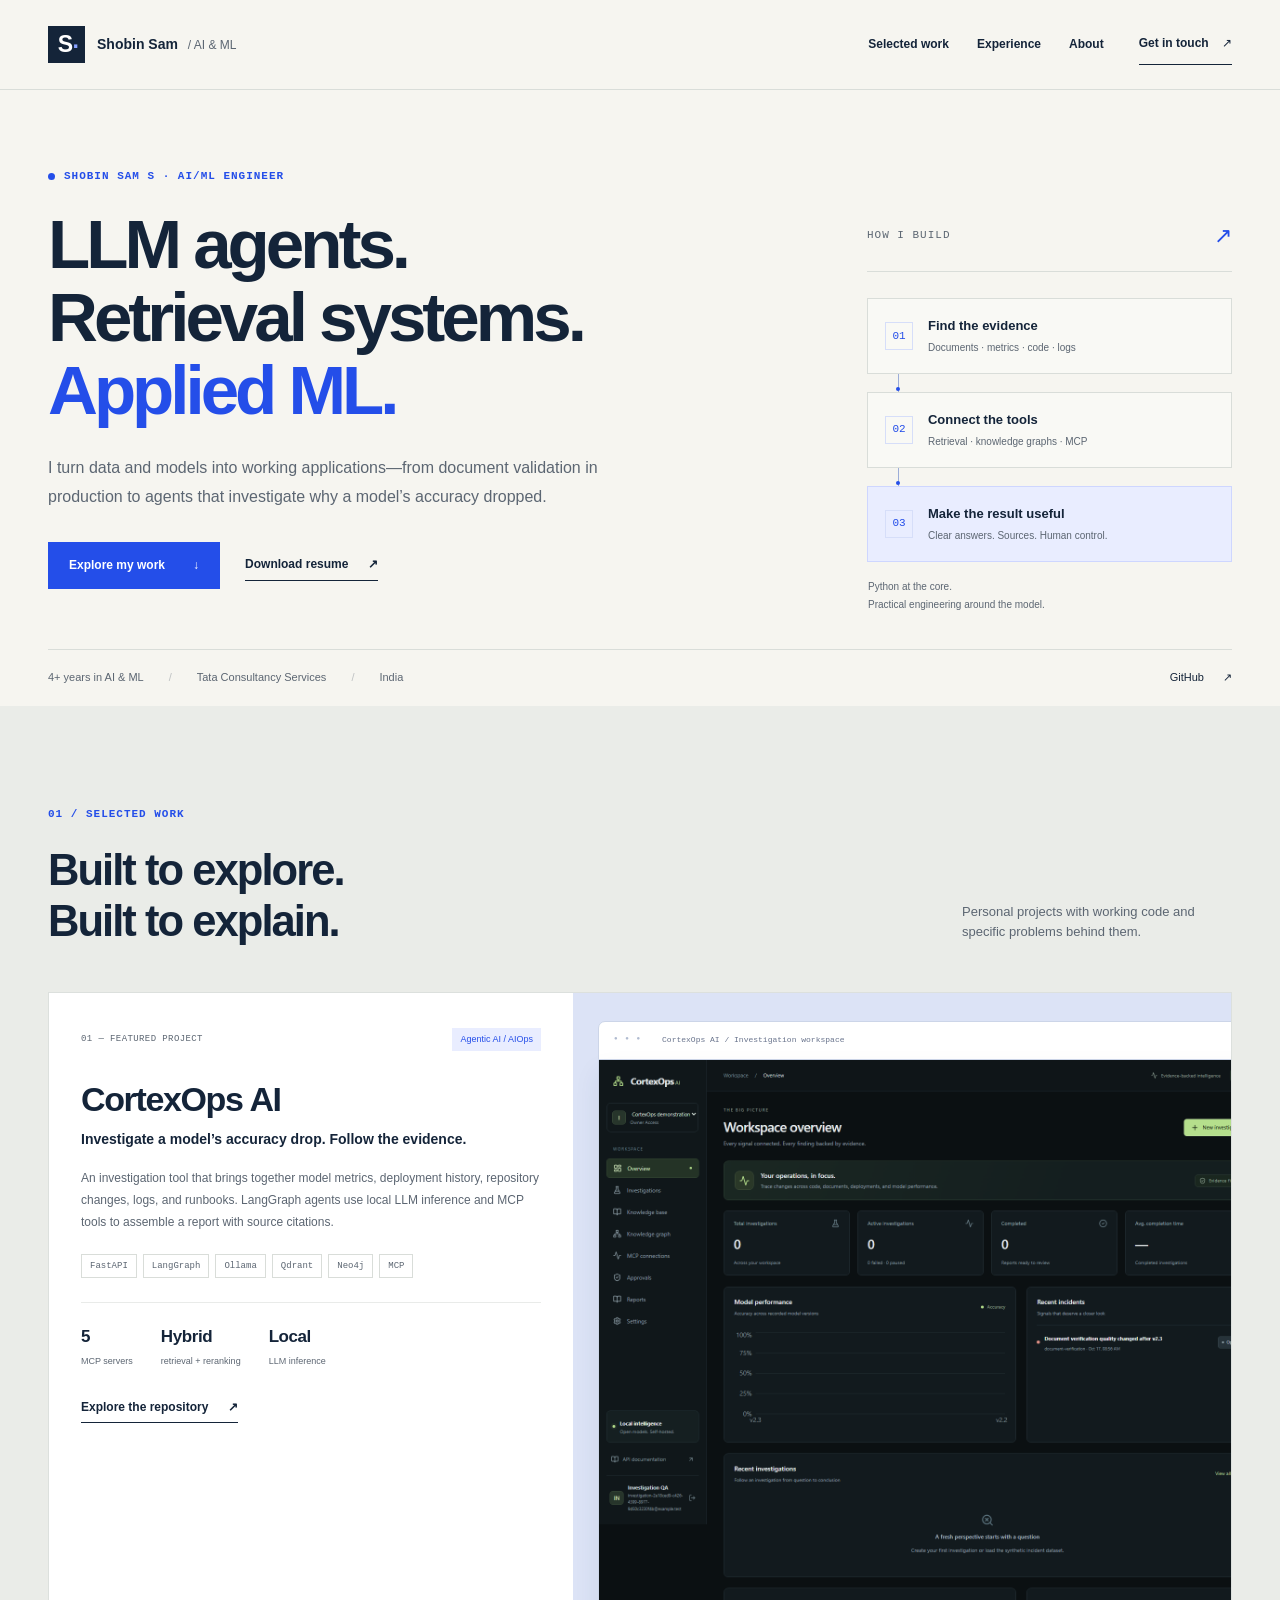
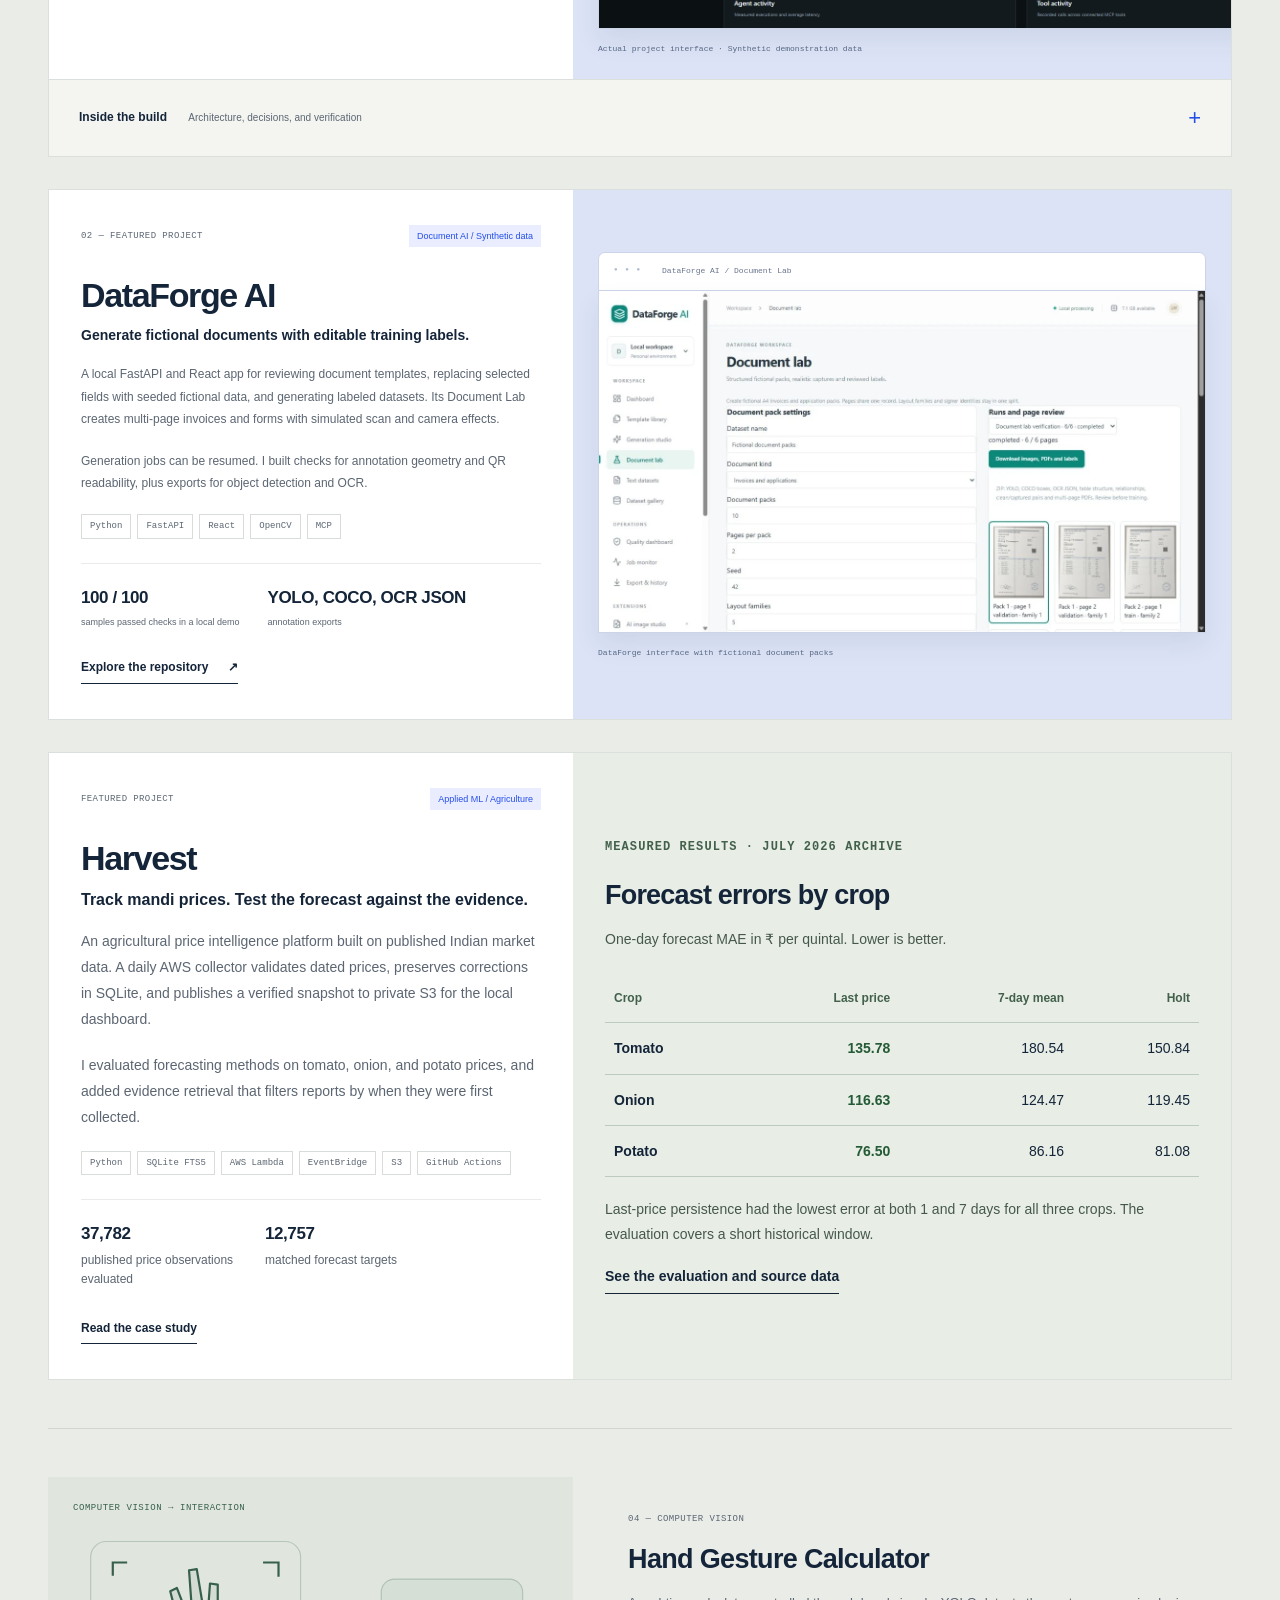
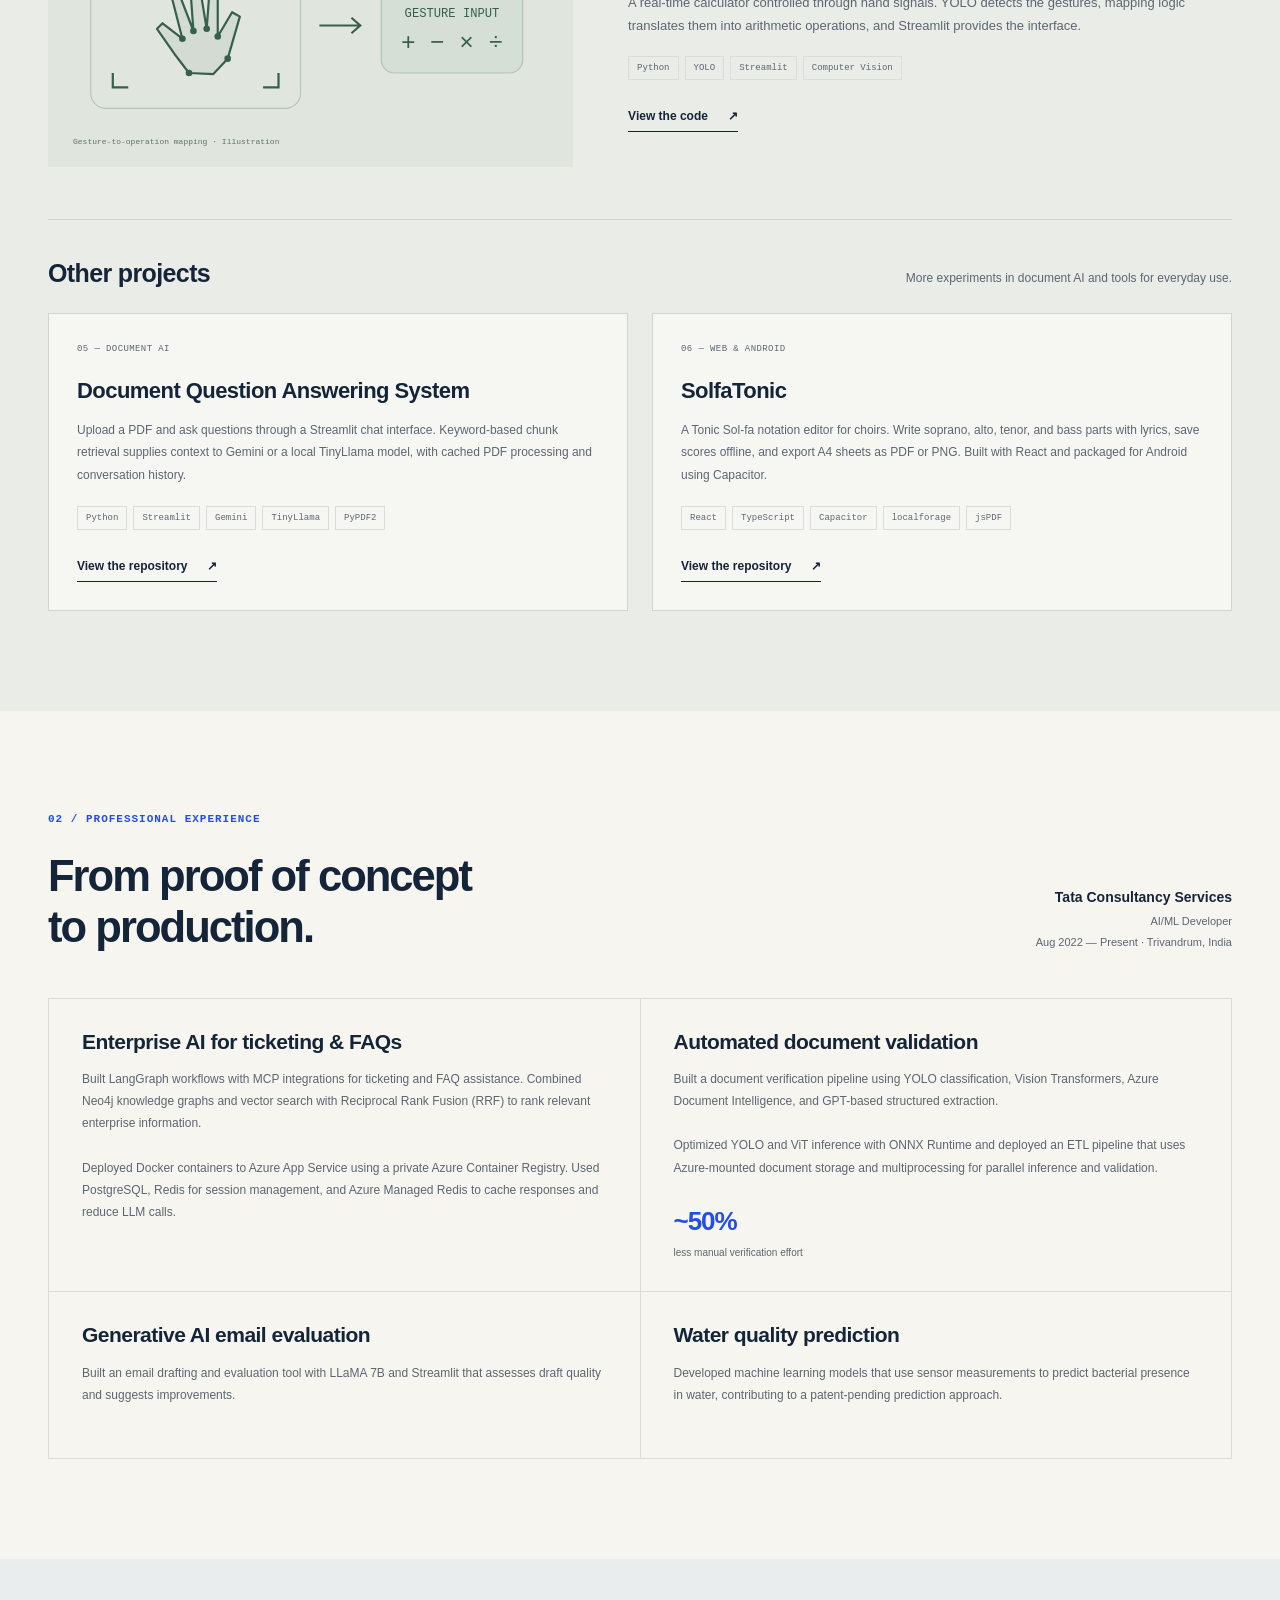
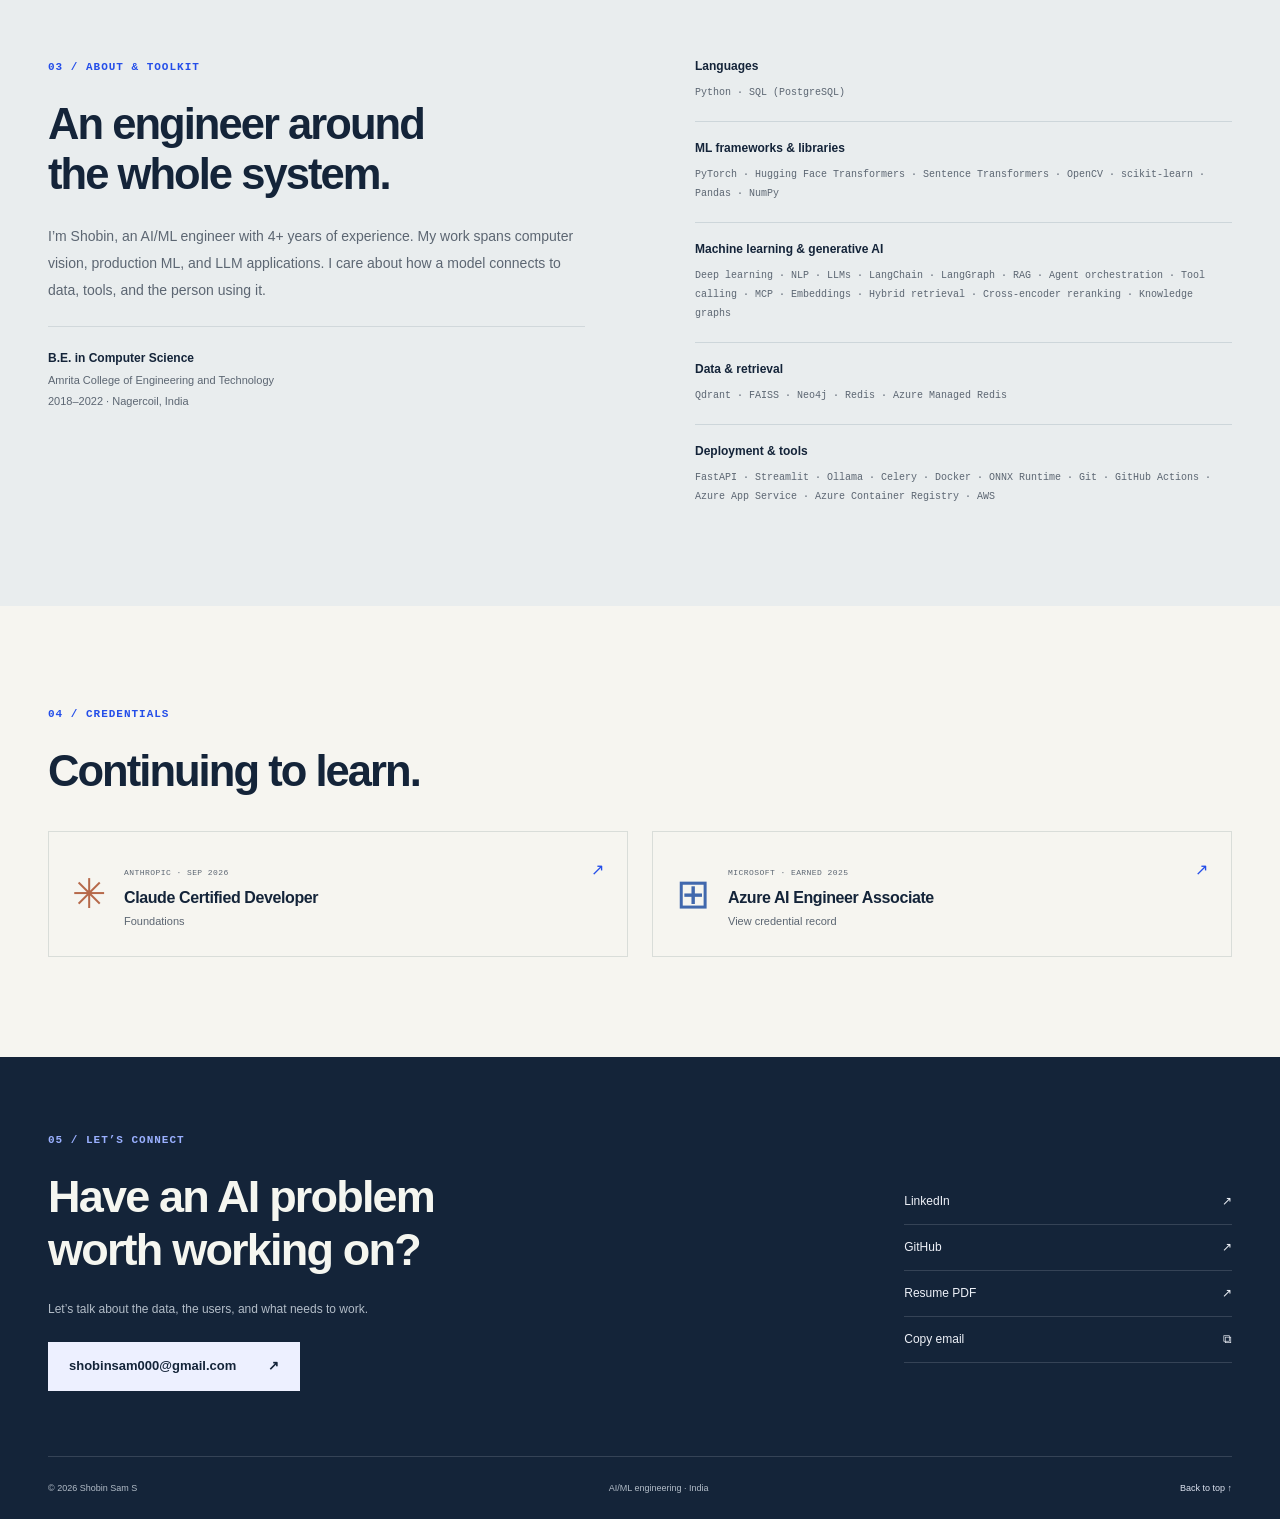
<file: index.html>
<!doctype html>
<html lang="en">
<head>
  <meta charset="utf-8">
  <meta name="viewport" content="width=device-width, initial-scale=1">
  <meta name="theme-color" content="#f6f5f0">
  <meta name="description" content="Shobin Sam S — AI/ML Engineer building LLM agents, retrieval systems, and production machine learning. Explore projects, engineering work, and certifications.">
  <meta property="og:title" content="Shobin Sam S — AI/ML Engineer">
  <meta property="og:description" content="LLM agents. Retrieval systems. Applied machine learning. A selection of projects and engineering work.">
  <meta property="og:type" content="website">
  <title>Shobin Sam S — AI/ML Engineer</title>
  <link rel="icon" href="assets/favicon.svg" type="image/svg+xml">
  <link rel="stylesheet" href="styles.css?v=20261120">
  <script src="app.js" defer></script>
</head>
<body>
  <a class="skip-link" href="#main">Skip to content</a>
  <header class="site-header">
    <a class="brand" href="#top" aria-label="Shobin Sam, home"><span class="monogram">S<span>.</span></span><span>Shobin Sam <span class="brand-role">/ AI & ML</span></span></a>
    <button class="menu-toggle" aria-expanded="false" aria-controls="main-nav">Menu <span aria-hidden="true">+</span></button>
    <nav id="main-nav" aria-label="Main navigation">
      <a href="#work">Selected work</a><a href="#experience">Experience</a><a href="#about">About</a><a class="nav-contact" href="#contact">Get in touch <span aria-hidden="true">↗</span></a>
    </nav>
  </header>

  <main id="main">
    <section class="hero wrap" id="top" aria-labelledby="hero-title">
      <div class="hero-main">
        <p class="eyebrow"><span class="status-dot" aria-hidden="true"></span> SHOBIN SAM S · AI/ML ENGINEER</p>
        <h1 id="hero-title">LLM agents.<br>Retrieval systems.<br><span>Applied ML.</span></h1>
        <p class="hero-description">I turn data and models into working applications—from document validation in production to agents that investigate why a model’s accuracy dropped.</p>
        <div class="hero-actions"><a class="button primary" href="#work">Explore my work <span aria-hidden="true">↓</span></a><a class="text-link" href="assets/shobin-sam-resume.pdf" download>Download resume <span aria-hidden="true">↗</span></a></div>
      </div>
      <aside class="hero-aside" aria-label="Engineering focus">
        <div class="system-top"><span class="mono">HOW I BUILD</span><span class="system-mark" aria-hidden="true">↗</span></div>
        <div class="system-node"><span class="step-number">01</span><div><strong>Find the evidence</strong><span>Documents · metrics · code · logs</span></div></div>
        <div class="system-connector" aria-hidden="true"></div>
        <div class="system-node"><span class="step-number">02</span><div><strong>Connect the tools</strong><span>Retrieval · knowledge graphs · MCP</span></div></div>
        <div class="system-connector" aria-hidden="true"></div>
        <div class="system-node highlighted"><span class="step-number">03</span><div><strong>Make the result useful</strong><span>Clear answers. Sources. Human control.</span></div></div>
        <p class="system-footnote">Python at the core.<br>Practical engineering around the model.</p>
      </aside>
      <div class="hero-bottom"><p>4+ years in AI & ML</p><span aria-hidden="true">/</span><p>Tata Consultancy Services</p><span aria-hidden="true">/</span><p>India</p><a href="https://github.com/ShobinSamS" target="_blank" rel="noopener noreferrer">GitHub <span aria-hidden="true">↗</span></a></div>
    </section>

    <section id="work" class="work-section section-pad" aria-labelledby="work-title">
      <div class="wrap">
        <div class="section-heading"><div><p class="eyebrow">01 / SELECTED WORK</p><h2 id="work-title">Built to explore.<br>Built to explain.</h2></div><p class="section-intro">Personal projects with working code and specific problems behind them.</p></div>
        <article class="featured-project">
          <div class="project-copy">
            <div class="project-meta"><span>01 — FEATURED PROJECT</span><span class="pill">Agentic AI / AIOps</span></div>
            <h3>CortexOps AI</h3><p class="project-subtitle">Investigate a model’s accuracy drop. Follow the evidence.</p>
            <p>An investigation tool that brings together model metrics, deployment history, repository changes, logs, and runbooks. LangGraph agents use local LLM inference and MCP tools to assemble a report with source citations.</p>
            <div class="tags" aria-label="CortexOps technologies"><span>FastAPI</span><span>LangGraph</span><span>Ollama</span><span>Qdrant</span><span>Neo4j</span><span>MCP</span></div>
            <div class="project-facts"><div><strong>5</strong><span>MCP servers</span></div><div><strong>Hybrid</strong><span>retrieval + reranking</span></div><div><strong>Local</strong><span>LLM inference</span></div></div>
            <a class="text-link" href="https://github.com/ShobinSamS/cortexops-ai" target="_blank" rel="noopener noreferrer">Explore the repository <span aria-hidden="true">↗</span></a>
          </div>
          <figure class="project-image"><div class="window-bar"><span class="window-dots" aria-hidden="true">● ● ●</span><span>CortexOps AI / Investigation workspace</span></div><img src="assets/cortexops-overview.png" alt="CortexOps AI dashboard showing model accuracy, investigations, connected tools, and operational records from the synthetic demonstration." width="1440" height="1822" loading="lazy"><figcaption>Actual project interface · Synthetic demonstration data</figcaption></figure>
        </article>
        <details class="case-study">
          <summary><span>Inside the build <small>Architecture, decisions, and verification</small></span><span class="details-plus" aria-hidden="true">+</span></summary>
          <div class="case-content">
            <div><h4>The problem</h4><p>An accuracy number alone doesn’t explain what changed. The investigation needs to compare operational records, retrieve supporting documents, and distinguish measured observations from model-generated hypotheses.</p></div>
            <div><h4>The implementation</h4><p>FastAPI and Celery/Redis workers run LangGraph workflows with PostgreSQL checkpoints. Qdrant combines dense and sparse retrieval with cross-encoder reranking. A provenance graph supports relationship expansion, with an optional Neo4j projection.</p></div>
            <div><h4>Tool use with control</h4><p>Five MCP servers provide GitHub, SQL analytics, knowledge search, monitoring, and incident tools. Investigations can pause and resume. Issue creation requires human approval of the specific action.</p></div>
            <div><h4>What was verified</h4><p>The local demonstration passed 22 backend tests and four browser workflows. It uses synthetic operational data; this is an engineering showcase, not a claim of enterprise-wide production accuracy.</p></div>
          </div>
        </details>

        <article class="featured-project dataforge-project" id="dataforge" aria-labelledby="dataforge-title">
          <div class="project-copy">
            <div class="project-meta"><span>02 — FEATURED PROJECT</span><span class="pill">Document AI / Synthetic data</span></div>
            <h3 id="dataforge-title">DataForge AI</h3>
            <p class="project-subtitle">Generate fictional documents with editable training labels.</p>
            <p>A local FastAPI and React app for reviewing document templates, replacing selected fields with seeded fictional data, and generating labeled datasets. Its Document Lab creates multi-page invoices and forms with simulated scan and camera effects.</p>
            <p>Generation jobs can be resumed. I built checks for annotation geometry and QR readability, plus exports for object detection and OCR.</p>
            <div class="tags" aria-label="DataForge technologies"><span>Python</span><span>FastAPI</span><span>React</span><span>OpenCV</span><span>MCP</span></div>
            <div class="project-facts"><div><strong>100 / 100</strong><span>samples passed checks in a local demo</span></div><div><strong>YOLO, COCO, OCR JSON</strong><span>annotation exports</span></div></div>
            <a class="text-link" href="https://github.com/ShobinSamS/dataforge-ai" target="_blank" rel="noopener noreferrer">Explore the repository <span aria-hidden="true">↗</span></a>
          </div>
          <figure class="project-image">
            <div class="window-bar"><span class="window-dots" aria-hidden="true">● ● ●</span><span>DataForge AI / Document Lab</span></div>
            <img src="assets/dataforge-document-lab.webp" alt="DataForge Document Lab showing generation settings and completed previews of fictional document packs." width="1265" height="712" loading="lazy">
            <figcaption>DataForge interface with fictional document packs</figcaption>
          </figure>
        </article>

        <article class="featured-project harvest-project" id="harvest" aria-labelledby="harvest-title">
          <div class="project-copy">
            <div class="project-meta"><span>FEATURED PROJECT</span><span class="pill">Applied ML / Agriculture</span></div>
            <h3 id="harvest-title">Harvest</h3>
            <p class="project-subtitle">Track mandi prices. Test the forecast against the evidence.</p>
            <p>An agricultural price intelligence platform built on published Indian market data. A daily AWS collector validates dated prices, preserves corrections in SQLite, and publishes a verified snapshot to private S3 for the local dashboard.</p>
            <p>I evaluated forecasting methods on tomato, onion, and potato prices, and added evidence retrieval that filters reports by when they were first collected.</p>
            <div class="tags" aria-label="Harvest technologies"><span>Python</span><span>SQLite FTS5</span><span>AWS Lambda</span><span>EventBridge</span><span>S3</span><span>GitHub Actions</span></div>
            <div class="project-facts"><div><strong>37,782</strong><span>published price observations evaluated</span></div><div><strong>12,757</strong><span>matched forecast targets</span></div></div>
            <a class="text-link" href="harvest.html">Read the case study</a>
          </div>
          <div class="harvest-results" aria-labelledby="harvest-results-title">
            <p class="eyebrow">MEASURED RESULTS · JULY 2026 ARCHIVE</p>
            <h4 id="harvest-results-title">Forecast errors by crop</h4>
            <p>One-day forecast MAE in ₹ per quintal. Lower is better.</p>
            <div class="harvest-table-wrap"><table class="harvest-table">
              <thead><tr><th scope="col">Crop</th><th scope="col">Last price</th><th scope="col">7-day mean</th><th scope="col">Holt</th></tr></thead>
              <tbody>
                <tr><th scope="row">Tomato</th><td><strong>135.78</strong></td><td>180.54</td><td>150.84</td></tr>
                <tr><th scope="row">Onion</th><td><strong>116.63</strong></td><td>124.47</td><td>119.45</td></tr>
                <tr><th scope="row">Potato</th><td><strong>76.50</strong></td><td>86.16</td><td>81.08</td></tr>
              </tbody>
            </table></div>
            <p class="harvest-result-note">Last-price persistence had the lowest error at both 1 and 7 days for all three crops. The evaluation covers a short historical window.</p>
            <a class="text-link" href="harvest.html#evaluation">See the evaluation and source data</a>
          </div>
        </article>

        <article class="secondary-project">
          <div class="gesture-visual" aria-hidden="true"><div class="gesture-label mono">COMPUTER VISION → INTERACTION</div><svg viewBox="0 0 430 200" fill="none"><rect x="16" y="24" width="190" height="151" rx="14" stroke="currentColor" stroke-width="1" opacity=".25"/><path d="M36 55V43h13M172 43h14v13M186 143v13h-14M50 156H36v-13" stroke="currentColor" stroke-width="2"/><path d="M92 126 76 103 81 98 99 112 88 69 94 66 109 105 105 50 112 49 121 103 124 62 131 63 131 110 144 88 151 92 140 130 127 144 105 143Z" fill="currentColor" fill-opacity=".08" stroke="currentColor" stroke-width="2" stroke-linejoin="round"/><g fill="currentColor"><circle cx="105" cy="143" r="3"/><circle cx="99" cy="112" r="3"/><circle cx="109" cy="105" r="3"/><circle cx="121" cy="103" r="3"/><circle cx="131" cy="110" r="3"/><circle cx="140" cy="130" r="3"/></g><path d="M223 100h37m-8-7 8 7-8 7" stroke="currentColor" stroke-width="2"/><rect x="279" y="58" width="128" height="85" rx="12" fill="currentColor" fill-opacity=".06" stroke="currentColor" stroke-opacity=".25"/><text x="343" y="92" text-anchor="middle" font-size="11" fill="currentColor" font-family="monospace">GESTURE INPUT</text><text x="343" y="122" text-anchor="middle" font-size="22" fill="currentColor" font-family="monospace">+ − × ÷</text></svg><span class="visual-caption">Gesture-to-operation mapping · Illustration</span></div>
          <div class="secondary-copy"><div class="project-meta"><span>04 — COMPUTER VISION</span></div><h3>Hand Gesture Calculator</h3><p>A real-time calculator controlled through hand signals. YOLO detects the gestures, mapping logic translates them into arithmetic operations, and Streamlit provides the interface.</p><div class="tags"><span>Python</span><span>YOLO</span><span>Streamlit</span><span>Computer Vision</span></div><a class="text-link" href="https://github.com/ShobinSamS/hand_gesture_calculator" target="_blank" rel="noopener noreferrer">View the code <span aria-hidden="true">↗</span></a></div>
        </article>

        <section class="other-projects" id="other-projects" aria-labelledby="other-projects-title">
          <div class="other-projects-heading"><h3 id="other-projects-title">Other projects</h3><p>More experiments in document AI and tools for everyday use.</p></div>
          <div class="other-projects-grid">
            <article class="project-card">
              <p class="project-meta">05 — DOCUMENT AI</p>
              <h4>Document Question Answering System</h4>
              <p>Upload a PDF and ask questions through a Streamlit chat interface. Keyword-based chunk retrieval supplies context to Gemini or a local TinyLlama model, with cached PDF processing and conversation history.</p>
              <div class="tags" aria-label="Document question answering technologies"><span>Python</span><span>Streamlit</span><span>Gemini</span><span>TinyLlama</span><span>PyPDF2</span></div>
              <a class="text-link" href="https://github.com/ShobinSamS/Document-Question-Answering-System" target="_blank" rel="noopener noreferrer">View the repository <span aria-hidden="true">↗</span></a>
            </article>
            <article class="project-card">
              <p class="project-meta">06 — WEB &amp; ANDROID</p>
              <h4>SolfaTonic</h4>
              <p>A Tonic Sol-fa notation editor for choirs. Write soprano, alto, tenor, and bass parts with lyrics, save scores offline, and export A4 sheets as PDF or PNG. Built with React and packaged for Android using Capacitor.</p>
              <div class="tags" aria-label="SolfaTonic technologies"><span>React</span><span>TypeScript</span><span>Capacitor</span><span>localforage</span><span>jsPDF</span></div>
              <a class="text-link" href="https://github.com/ShobinSamS/Solfa-Notation" target="_blank" rel="noopener noreferrer">View the repository <span aria-hidden="true">↗</span></a>
            </article>
          </div>
        </section>
      </div>
    </section>

    <section class="experience-section section-pad wrap" id="experience" aria-labelledby="experience-title">
      <div class="section-heading"><div><p class="eyebrow">02 / PROFESSIONAL EXPERIENCE</p><h2 id="experience-title">From proof of concept<br>to production.</h2></div><div class="employer"><strong>Tata Consultancy Services</strong><span>AI/ML Developer</span><span>Aug 2022 — Present · Trivandrum, India</span></div></div>
      <div class="experience-grid">
        <article class="experience-item">
          <h3>Enterprise AI for ticketing &amp; FAQs</h3>
          <p>Built LangGraph workflows with MCP integrations for ticketing and FAQ assistance. Combined Neo4j knowledge graphs and vector search with Reciprocal Rank Fusion (RRF) to rank relevant enterprise information.</p>
          <p>Deployed Docker containers to Azure App Service using a private Azure Container Registry. Used PostgreSQL, Redis for session management, and Azure Managed Redis to cache responses and reduce LLM calls.</p>
        </article>
        <article class="experience-item">
          <h3>Automated document validation</h3>
          <p>Built a document verification pipeline using YOLO classification, Vision Transformers, Azure Document Intelligence, and GPT-based structured extraction.</p>
          <p>Optimized YOLO and ViT inference with ONNX Runtime and deployed an ETL pipeline that uses Azure-mounted document storage and multiprocessing for parallel inference and validation.</p>
          <div class="workload"><strong>~50%</strong><span>less manual verification effort</span></div>
        </article>
        <article class="experience-item">
          <h3>Generative AI email evaluation</h3>
          <p>Built an email drafting and evaluation tool with LLaMA 7B and Streamlit that assesses draft quality and suggests improvements.</p>
        </article>
        <article class="experience-item">
          <h3>Water quality prediction</h3>
          <p>Developed machine learning models that use sensor measurements to predict bacterial presence in water, contributing to a patent-pending prediction approach.</p>
        </article>
      </div>
    </section>

    <section class="about-section section-pad" id="about" aria-labelledby="about-title">
      <div class="wrap about-grid">
        <div>
          <p class="eyebrow">03 / ABOUT &amp; TOOLKIT</p>
          <h2 id="about-title">An engineer around<br>the whole system.</h2>
          <p class="about-copy">I’m Shobin, an AI/ML engineer with 4+ years of experience. My work spans computer vision, production ML, and LLM applications. I care about how a model connects to data, tools, and the person using it.</p>
          <p class="education"><strong>B.E. in Computer Science</strong><span>Amrita College of Engineering and Technology</span><span>2018–2022 · Nagercoil, India</span></p>
        </div>
        <div class="toolkit">
          <div><h3>Languages</h3><p>Python · SQL (PostgreSQL)</p></div>
          <div><h3>ML frameworks &amp; libraries</h3><p>PyTorch · Hugging Face Transformers · Sentence Transformers · OpenCV · scikit-learn · Pandas · NumPy</p></div>
          <div><h3>Machine learning &amp; generative AI</h3><p>Deep learning · NLP · LLMs · LangChain · LangGraph · RAG · Agent orchestration · Tool calling · MCP · Embeddings · Hybrid retrieval · Cross-encoder reranking · Knowledge graphs</p></div>
          <div><h3>Data &amp; retrieval</h3><p>Qdrant · FAISS · Neo4j · Redis · Azure Managed Redis</p></div>
          <div><h3>Deployment &amp; tools</h3><p>FastAPI · Streamlit · Ollama · Celery · Docker · ONNX Runtime · Git · GitHub Actions · Azure App Service · Azure Container Registry · AWS</p></div>
        </div>
      </div>
    </section>

    <section class="certifications wrap section-pad" aria-labelledby="cert-title"><div class="section-heading compact"><div><p class="eyebrow">04 / CREDENTIALS</p><h2 id="cert-title">Continuing to learn.</h2></div></div><div class="cert-grid"><a class="certificate" href="https://www.credly.com/badges/bac90222-ac8f-439c-a421-93cfd8da1dbc" target="_blank" rel="noopener noreferrer"><span class="cert-symbol" aria-hidden="true">✳</span><div><span class="mono">ANTHROPIC · SEP 2026</span><h3>Claude Certified Developer</h3><p>Foundations</p></div><span class="cert-arrow" aria-hidden="true">↗</span></a><a class="certificate" href="https://learn.microsoft.com/api/credentials/share/en-us/SHOBINSAMS-3778/3715004D67E82720?sharingId=90CD16C5F67FA5DB" target="_blank" rel="noopener noreferrer"><span class="cert-symbol microsoft" aria-hidden="true">⊞</span><div><span class="mono">MICROSOFT · EARNED 2025</span><h3>Azure AI Engineer Associate</h3><p>View credential record</p></div><span class="cert-arrow" aria-hidden="true">↗</span></a></div></section>

    <section class="contact-section" id="contact" aria-labelledby="contact-title"><div class="wrap contact-inner"><div><p class="eyebrow">05 / LET’S CONNECT</p><h2 id="contact-title">Have an AI problem<br>worth working on?</h2><p>Let’s talk about the data, the users, and what needs to work.</p><a class="button contact-button" href="mailto:shobinsam000@gmail.com">shobinsam000@gmail.com <span aria-hidden="true">↗</span></a></div><div class="contact-links"><a href="https://www.linkedin.com/in/shobinsams" target="_blank" rel="noopener noreferrer">LinkedIn <span aria-hidden="true">↗</span></a><a href="https://github.com/ShobinSamS" target="_blank" rel="noopener noreferrer">GitHub <span aria-hidden="true">↗</span></a><a href="assets/shobin-sam-resume.pdf" target="_blank" rel="noopener noreferrer">Resume PDF <span aria-hidden="true">↗</span></a><button id="copy-email" type="button">Copy email <span aria-hidden="true">⧉</span></button><span id="copy-status" role="status" aria-live="polite"></span></div></div><footer class="wrap site-footer"><span>© 2026 Shobin Sam S</span><span>AI/ML engineering · India</span><a href="#top">Back to top ↑</a></footer></section>
  </main>
</body>
</html>
</file>
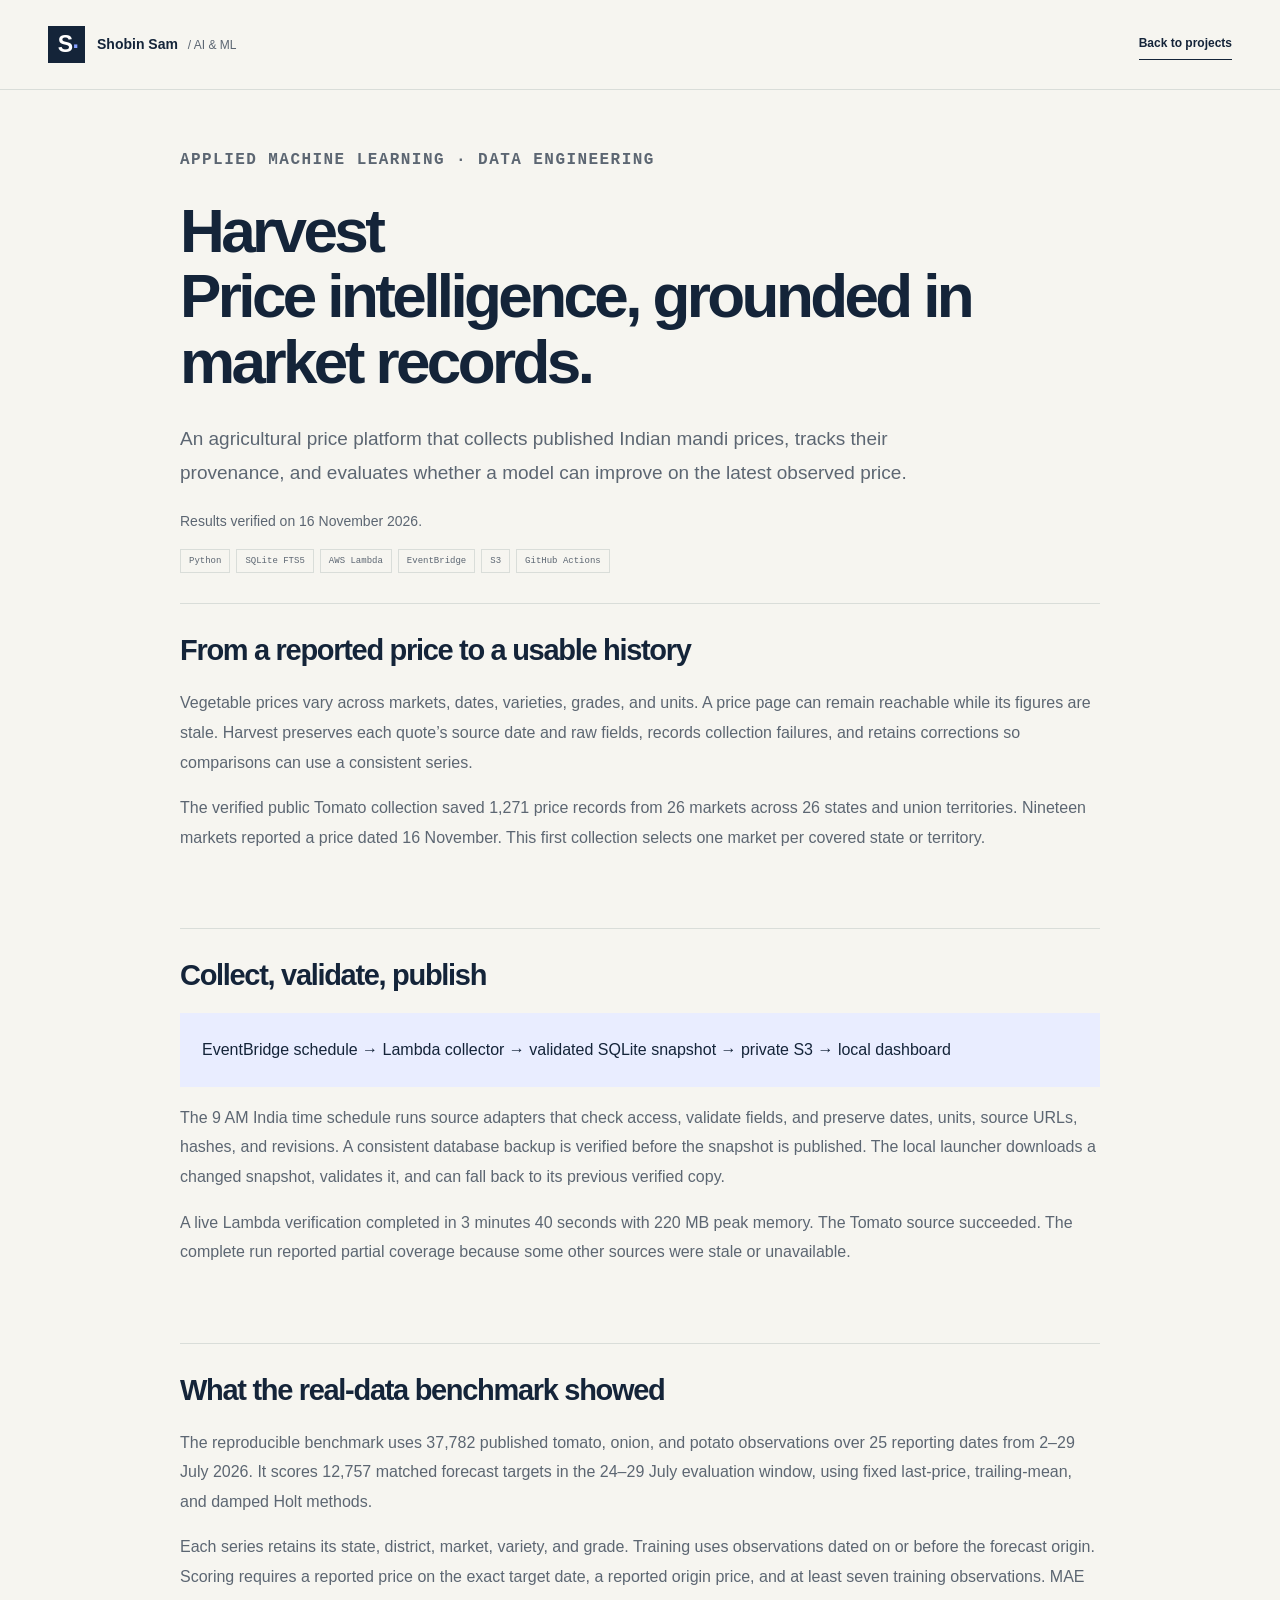
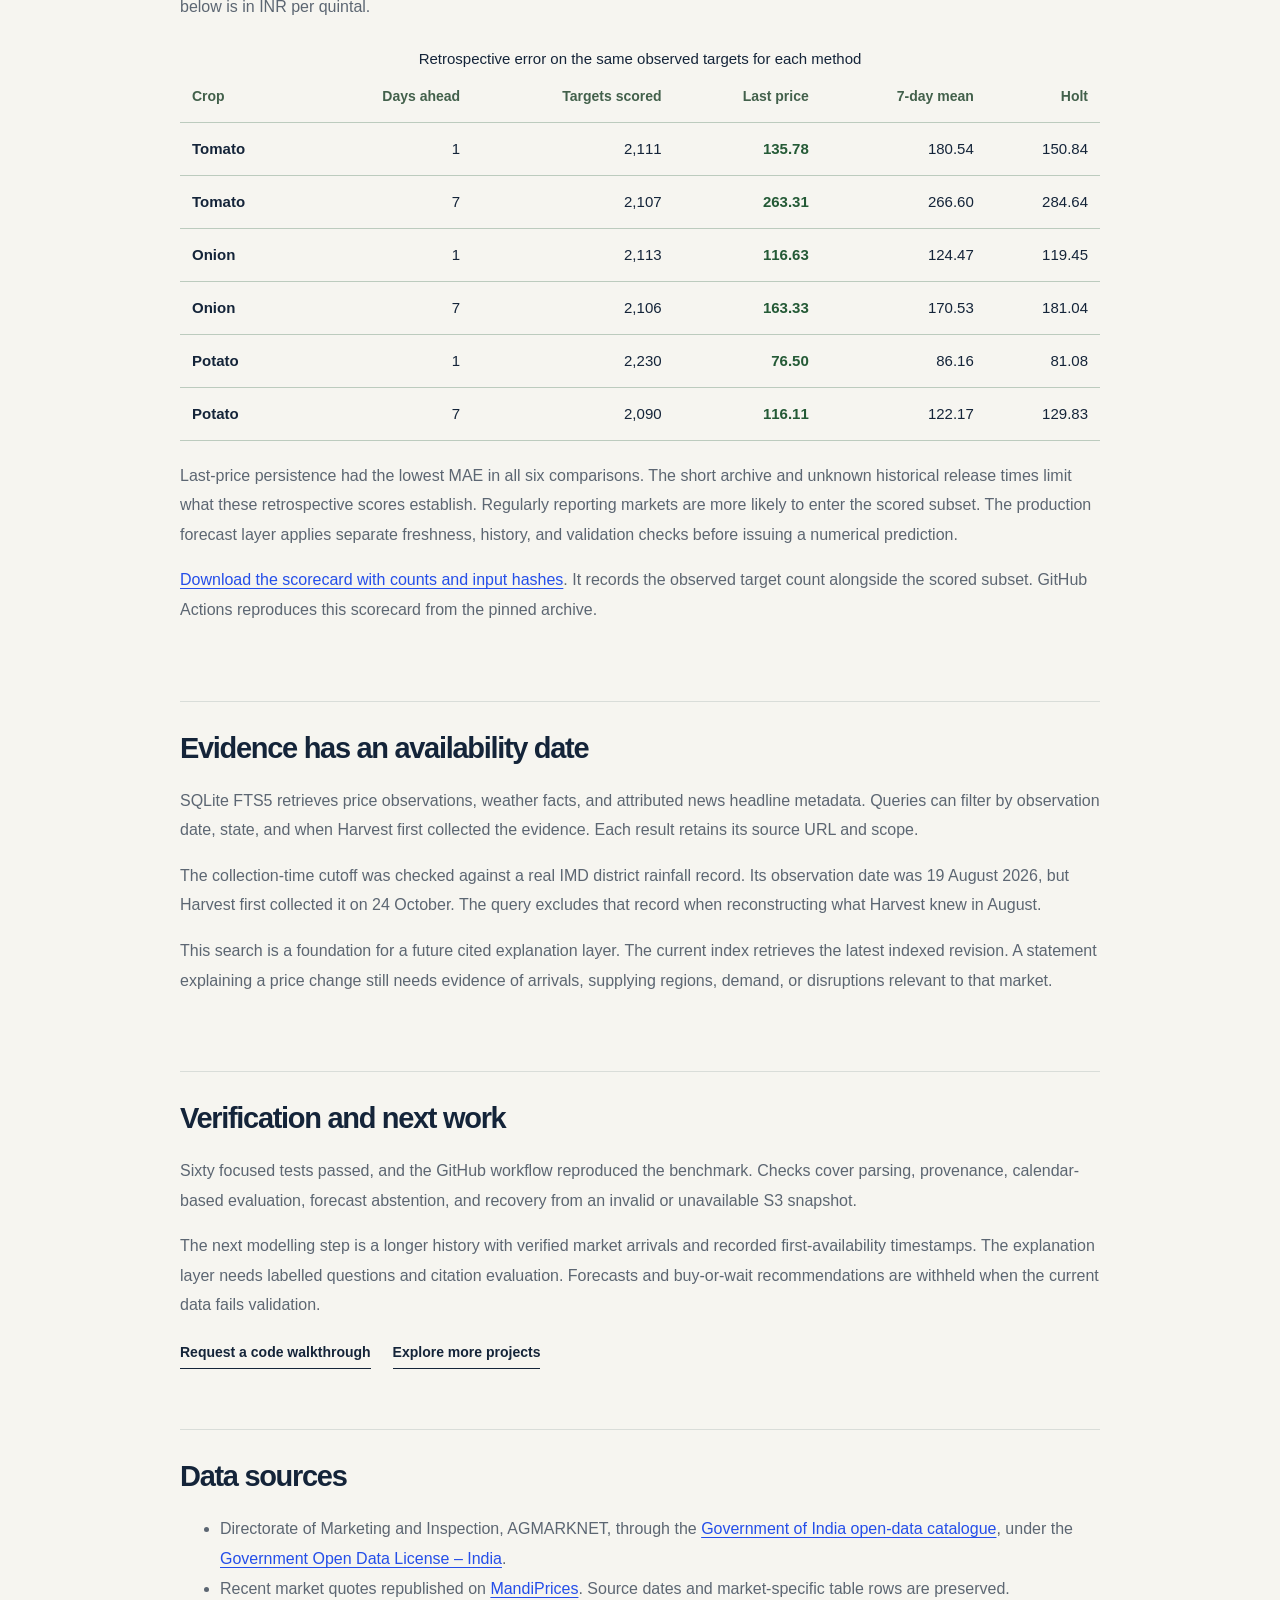
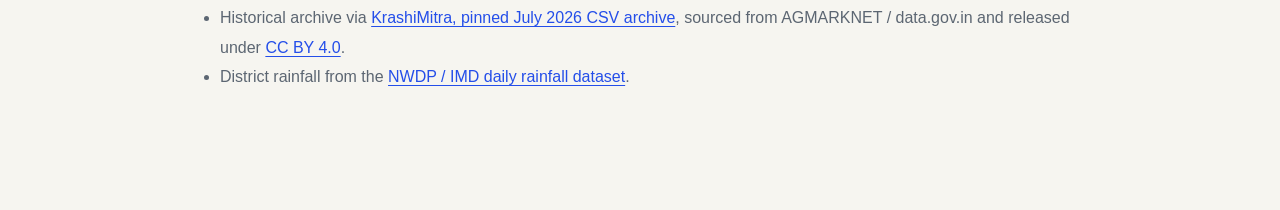
<file: harvest.html>
<!doctype html>
<html lang="en">
<head>
  <meta charset="utf-8">
  <meta name="viewport" content="width=device-width, initial-scale=1">
  <meta name="theme-color" content="#f6f5f0">
  <meta name="description" content="Harvest by Shobin Sam S. An AWS agricultural price pipeline and reproducible forecast evaluation on published Indian mandi data.">
  <title>Harvest — Agricultural Price Intelligence | Shobin Sam S</title>
  <link rel="icon" href="assets/favicon.svg" type="image/svg+xml">
  <link rel="stylesheet" href="styles.css?v=20261120">
</head>
<body>
  <a class="skip-link" href="#main">Skip to content</a>
  <header class="site-header">
    <a class="brand" href="index.html" aria-label="Shobin Sam, home"><span class="monogram">S<span>.</span></span><span>Shobin Sam <span class="brand-role">/ AI &amp; ML</span></span></a>
    <a class="text-link" href="index.html#harvest">Back to projects</a>
  </header>
  <main id="main" class="wrap harvest-case">
    <p class="eyebrow">APPLIED MACHINE LEARNING · DATA ENGINEERING</p>
    <h1>Harvest<br>Price intelligence, grounded in market records.</h1>
    <p class="case-lead">An agricultural price platform that collects published Indian mandi prices, tracks their provenance, and evaluates whether a model can improve on the latest observed price.</p>
    <p class="case-date">Results verified on 16 November 2026.</p>
    <div class="tags" aria-label="Technologies"><span>Python</span><span>SQLite FTS5</span><span>AWS Lambda</span><span>EventBridge</span><span>S3</span><span>GitHub Actions</span></div>

    <section class="case-section" aria-labelledby="problem-title">
      <h2 id="problem-title">From a reported price to a usable history</h2>
      <p>Vegetable prices vary across markets, dates, varieties, grades, and units. A price page can remain reachable while its figures are stale. Harvest preserves each quote’s source date and raw fields, records collection failures, and retains corrections so comparisons can use a consistent series.</p>
      <p>The verified public Tomato collection saved 1,271 price records from 26 markets across 26 states and union territories. Nineteen markets reported a price dated 16 November. This first collection selects one market per covered state or territory.</p>
    </section>

    <section class="case-section" aria-labelledby="architecture-title">
      <h2 id="architecture-title">Collect, validate, publish</h2>
      <p class="case-architecture">EventBridge schedule → Lambda collector → validated SQLite snapshot → private S3 → local dashboard</p>
      <p>The 9 AM India time schedule runs source adapters that check access, validate fields, and preserve dates, units, source URLs, hashes, and revisions. A consistent database backup is verified before the snapshot is published. The local launcher downloads a changed snapshot, validates it, and can fall back to its previous verified copy.</p>
      <p>A live Lambda verification completed in 3 minutes 40 seconds with 220 MB peak memory. The Tomato source succeeded. The complete run reported partial coverage because some other sources were stale or unavailable.</p>
    </section>

    <section class="case-section" id="evaluation" aria-labelledby="evaluation-title">
      <h2 id="evaluation-title">What the real-data benchmark showed</h2>
      <p>The reproducible benchmark uses 37,782 published tomato, onion, and potato observations over 25 reporting dates from 2–29 July 2026. It scores 12,757 matched forecast targets in the 24–29 July evaluation window, using fixed last-price, trailing-mean, and damped Holt methods.</p>
      <p>Each series retains its state, district, market, variety, and grade. Training uses observations dated on or before the forecast origin. Scoring requires a reported price on the exact target date, a reported origin price, and at least seven training observations. MAE below is in INR per quintal.</p>
      <div class="harvest-table-wrap"><table class="harvest-table">
        <caption>Retrospective error on the same observed targets for each method</caption>
        <thead><tr><th scope="col">Crop</th><th scope="col">Days ahead</th><th scope="col">Targets scored</th><th scope="col">Last price</th><th scope="col">7-day mean</th><th scope="col">Holt</th></tr></thead>
        <tbody><tr><th scope="row">Tomato</th><td>1</td><td>2,111</td><td><strong>135.78</strong></td><td>180.54</td><td>150.84</td></tr>
<tr><th scope="row">Tomato</th><td>7</td><td>2,107</td><td><strong>263.31</strong></td><td>266.60</td><td>284.64</td></tr>
<tr><th scope="row">Onion</th><td>1</td><td>2,113</td><td><strong>116.63</strong></td><td>124.47</td><td>119.45</td></tr>
<tr><th scope="row">Onion</th><td>7</td><td>2,106</td><td><strong>163.33</strong></td><td>170.53</td><td>181.04</td></tr>
<tr><th scope="row">Potato</th><td>1</td><td>2,230</td><td><strong>76.50</strong></td><td>86.16</td><td>81.08</td></tr>
<tr><th scope="row">Potato</th><td>7</td><td>2,090</td><td><strong>116.11</strong></td><td>122.17</td><td>129.83</td></tr></tbody>
      </table></div>
      <p>Last-price persistence had the lowest MAE in all six comparisons. The short archive and unknown historical release times limit what these retrospective scores establish. Regularly reporting markets are more likely to enter the scored subset. The production forecast layer applies separate freshness, history, and validation checks before issuing a numerical prediction.</p>
      <p><a href="assets/harvest-benchmark.json">Download the scorecard with counts and input hashes</a>. It records the observed target count alongside the scored subset. GitHub Actions reproduces this scorecard from the pinned archive.</p>
    </section>

    <section class="case-section" aria-labelledby="retrieval-title">
      <h2 id="retrieval-title">Evidence has an availability date</h2>
      <p>SQLite FTS5 retrieves price observations, weather facts, and attributed news headline metadata. Queries can filter by observation date, state, and when Harvest first collected the evidence. Each result retains its source URL and scope.</p>
      <p>The collection-time cutoff was checked against a real IMD district rainfall record. Its observation date was 19 August 2026, but Harvest first collected it on 24 October. The query excludes that record when reconstructing what Harvest knew in August.</p>
      <p>This search is a foundation for a future cited explanation layer. The current index retrieves the latest indexed revision. A statement explaining a price change still needs evidence of arrivals, supplying regions, demand, or disruptions relevant to that market.</p>
    </section>

    <section class="case-section" aria-labelledby="verification-title">
      <h2 id="verification-title">Verification and next work</h2>
      <p>Sixty focused tests passed, and the GitHub workflow reproduced the benchmark. Checks cover parsing, provenance, calendar-based evaluation, forecast abstention, and recovery from an invalid or unavailable S3 snapshot.</p>
      <p>The next modelling step is a longer history with verified market arrivals and recorded first-availability timestamps. The explanation layer needs labelled questions and citation evaluation. Forecasts and buy-or-wait recommendations are withheld when the current data fails validation.</p>
      <div class="case-links"><a class="text-link" href="mailto:shobinsam000@gmail.com?subject=Harvest%20project%20code%20review">Request a code walkthrough</a><a class="text-link" href="index.html#work">Explore more projects</a></div>
    </section>

    <section class="case-section" aria-labelledby="sources-title">
      <h2 id="sources-title">Data sources</h2>
      <ul>
        <li>Directorate of Marketing and Inspection, AGMARKNET, through the <a href="https://www.data.gov.in/catalog/current-daily-price-various-commodities-various-markets-mandi" target="_blank" rel="noopener noreferrer">Government of India open-data catalogue</a>, under the <a href="https://data.gov.in/Godl" target="_blank" rel="noopener noreferrer">Government Open Data License – India</a>.</li>
        <li>Recent market quotes republished on <a href="https://mandiprices.co.in/methodology" target="_blank" rel="noopener noreferrer">MandiPrices</a>. Source dates and market-specific table rows are preserved.</li>
        <li>Historical archive via <a href="https://github.com/kunal-rajput-317/mandi-data/tree/0960f76c6eac29442bcac5a8b27af82d8a9af4b4/data/2026/07" target="_blank" rel="noopener noreferrer">KrashiMitra, pinned July 2026 CSV archive</a>, sourced from AGMARKNET / data.gov.in and released under <a href="https://creativecommons.org/licenses/by/4.0/" target="_blank" rel="noopener noreferrer">CC BY 4.0</a>.</li>
        <li>District rainfall from the <a href="https://nwdp.nwic.gov.in/en/dataset/rainfall-daily-imd" target="_blank" rel="noopener noreferrer">NWDP / IMD daily rainfall dataset</a>.</li>
      </ul>
    </section>
  </main>
</body>
</html>
</file>
<file: styles.css>
@charset "UTF-8";
:root{--paper:#f6f5f0;--white:#fff;--ink:#142439;--muted:#5c6672;--line:#d9ddd9;--blue:#244ee9;--pale:#e9edff;--mono:ui-monospace,SFMono-Regular,Consolas,monospace;--sans:Inter,"Segoe UI",Arial,sans-serif;--max:1192px}
*{box-sizing:border-box}html{scroll-behavior:smooth;scroll-padding-top:96px}body{margin:0;background:var(--paper);color:var(--ink);font-family:var(--sans);-webkit-font-smoothing:antialiased;line-height:1.6}a{color:inherit;text-decoration:none}button{font:inherit}button,a,summary{-webkit-tap-highlight-color:transparent}a:focus-visible,button:focus-visible,summary:focus-visible{outline:3px solid var(--blue);outline-offset:5px}button{cursor:pointer}img{max-width:100%;display:block}::selection{background:#dce3ff;color:#142439}.wrap{max-width:var(--max);width:calc(100% - 96px);margin-inline:auto}.section-pad{padding-block:100px}.eyebrow,.mono,.project-meta,.work-index{font-family:var(--mono);font-size:11px;letter-spacing:.09em}.eyebrow{font-weight:600;margin:0 0 22px;color:var(--blue)}.skip-link{position:fixed;left:16px;top:-100px;padding:12px 20px;background:var(--ink);color:white;z-index:10}.skip-link:focus{top:12px}.site-header{height:90px;display:flex;align-items:center;justify-content:space-between;border-bottom:1px solid var(--line);padding-inline:max(48px,calc((100vw - var(--max))/2));background:var(--paper);position:relative;z-index:5}.brand{display:flex;align-items:center;gap:12px;font-size:14px;font-weight:650;white-space:nowrap}.monogram{display:grid;place-items:center;width:37px;height:37px;color:white;background:var(--ink);font-size:23px;position:relative;letter-spacing:-2px;padding-right:4px}.monogram span{color:#89a2ff;display:inline;position:absolute;bottom:4px;right:8px}.brand-role{color:var(--muted);font-size:12px;margin-left:6px;font-weight:400}.site-header nav{display:flex;gap:28px;align-items:center;font-size:12px;font-weight:550}.site-header nav a{padding-block:10px}.site-header nav a:hover,.text-link:hover{color:var(--blue)}.nav-contact{border-bottom:1px solid var(--ink);margin-left:7px}.nav-contact span{margin-left:10px}.menu-toggle{display:none}.hero{padding-top:78px;display:grid;grid-template-columns:1.4fr .8fr;gap:0 70px}.hero-main{padding-bottom:60px}.hero .eyebrow{display:flex;align-items:center;gap:9px}.status-dot{height:7px;width:7px;background:var(--blue);border-radius:50%;display:inline-block}h1{font-size:clamp(44px,5.4vw,73px);font-weight:580;letter-spacing:-.058em;line-height:1.06;margin:0 0 27px}h1>span{color:var(--blue)}.hero-description{font-size:16px;line-height:1.8;max-width:580px;color:var(--muted);margin:0 0 30px}.hero-actions{display:flex;align-items:center;gap:25px;flex-wrap:wrap}.button{padding:14px 21px;display:inline-flex;align-items:center;gap:28px;font-size:12px;font-weight:650;transition:background .2s,transform .2s}.button:hover{transform:translateY(-2px)}.primary{background:var(--blue);color:#fff}.primary:hover{background:#173bc0}.text-link{font-size:12px;font-weight:650;display:inline-flex;gap:20px;align-items:center;border-bottom:1px solid currentColor;padding-block:5px}.hero-aside{padding-top:15px;align-self:center;max-width:365px;width:100%;justify-self:end}.system-top{display:flex;justify-content:space-between;align-items:center;padding-bottom:18px;border-bottom:1px solid var(--line);margin-bottom:26px;color:var(--muted)}.system-mark{color:var(--blue);font-size:22px}.system-node{display:flex;gap:15px;align-items:center;border:1px solid var(--line);padding:17px;background:#f9f9f5}.step-number{font-family:var(--mono);font-size:11px;color:var(--blue);border:1px solid #d6def9;width:28px;height:28px;display:grid;place-items:center;flex-shrink:0}.system-node strong{display:block;font-size:13px;font-weight:650}.system-node div>span{font-size:10px;color:var(--muted);display:block;margin-top:3px}.system-node.highlighted{background:var(--pale);border-color:#ced6ff}.system-connector{height:18px;margin-left:31px;border-left:1px solid #9cadd8;position:relative}.system-connector:after{content:"";width:4px;height:4px;position:absolute;left:-2.5px;bottom:1px;background:var(--blue);border-radius:50%}.system-footnote{font-size:10px;color:var(--muted);line-height:1.8;margin:16px 0 0 1px}.hero-bottom{grid-column:1/-1;display:flex;gap:25px;align-items:center;border-top:1px solid var(--line);padding-block:19px;font-size:11px;color:var(--muted)}.hero-bottom p{margin:0}.hero-bottom>span{opacity:.35}.hero-bottom>a{margin-left:auto;color:var(--ink)}.hero-bottom>a span{margin-left:16px}h2{font-size:clamp(30px,3.4vw,44px);font-weight:560;letter-spacing:-.045em;line-height:1.17;margin:0}h3{font-weight:600;letter-spacing:-.025em;line-height:1.25;margin:0}p{margin-top:0}.section-heading{display:flex;justify-content:space-between;align-items:flex-end;gap:60px;margin-bottom:45px}.section-intro{color:var(--muted);font-size:13px;max-width:270px;margin-bottom:4px}.work-section{background:#eaece8}.featured-project{display:grid;grid-template-columns:.9fr 1.13fr;background:var(--white);border:1px solid #dce0dd;overflow:hidden}.project-copy{padding:35px 32px}.project-meta{display:flex;gap:10px;justify-content:space-between;align-items:center;color:var(--muted);font-size:9px;letter-spacing:.045em;margin-bottom:27px}.pill{background:var(--pale);color:var(--blue);padding:4px 8px;white-space:nowrap;font-family:var(--sans);font-size:9px;letter-spacing:0}.project-copy h3{font-size:34px;letter-spacing:-.04em;margin-bottom:9px}.project-subtitle{font-size:14px;font-weight:550;line-height:1.5;color:var(--ink);margin-bottom:17px}.project-copy>p:not(.project-subtitle){font-size:12px;line-height:1.85;color:var(--muted);margin-bottom:20px}.tags{display:flex;flex-wrap:wrap;gap:6px}.tags>span{font-family:var(--mono);font-size:9px;padding:4px 8px;border:1px solid var(--line);color:var(--muted)}.project-facts{display:flex;gap:28px;margin-block:24px;border-top:1px solid #e9ebe9;padding-top:20px}.project-facts strong{display:block;font-size:17px;font-weight:550;letter-spacing:-.025em}.project-facts span{display:block;font-size:9px;color:var(--muted);margin-top:4px}.project-image{margin:0;padding:28px 0 24px 25px;background:#dce3f6;display:flex;flex-direction:column;justify-content:center;overflow:hidden}.window-bar{width:calc(100% + 38px);padding:12px 15px;background:#fff;font-family:var(--mono);font-size:8px;color:#68738c;display:flex;gap:20px;border:1px solid #ccd5e8;border-radius:7px 0 0 0}.window-dots{font-size:6px;letter-spacing:2px;color:#b0bbd0;white-space:nowrap}.project-image img{width:calc(100% + 38px);max-width:none;object-fit:contain;box-shadow:0 12px 24px #283e5c14;border:1px solid #ccd5e8;border-top:0;background:#fff;height:auto}.project-image figcaption{font-family:var(--mono);font-size:8px;color:#566684;margin-top:14px}.case-study{background:#f4f5f1;border:1px solid #dce0dd;border-top:0}.case-study summary{list-style:none;cursor:pointer;display:flex;align-items:center;justify-content:space-between;padding:20px 30px;font-size:12px;font-weight:600;gap:20px}.case-study summary::-webkit-details-marker{display:none}.case-study summary small{font-size:10px;color:var(--muted);font-weight:400;margin-left:18px}.details-plus{font-size:22px;font-weight:400;color:var(--blue);transition:transform .2s}.case-study[open] .details-plus{transform:rotate(45deg)}.case-content{display:grid;grid-template-columns:1fr 1fr;gap:28px 44px;padding:15px 30px 30px}.case-content h4{font-size:12px;font-weight:650;margin:0 0 9px}.case-content p{font-size:12px;line-height:1.8;color:var(--muted);margin-bottom:0}.secondary-project{display:grid;grid-template-columns:1fr 1.15fr;gap:55px;align-items:center;margin-top:48px;padding-top:48px;border-top:1px solid #d0d5d0}.gesture-visual{background:#e0e6de;min-height:275px;padding:24px 25px 18px;color:#37604b;display:flex;flex-direction:column;justify-content:space-between}.gesture-label{font-size:9px;letter-spacing:.06em}.gesture-visual svg{width:100%;height:auto}.visual-caption{font-family:var(--mono);font-size:8px;color:#5c7465}.secondary-copy h3{font-size:27px;margin-bottom:14px}.secondary-copy>p{color:var(--muted);font-size:13px;line-height:1.8}.secondary-copy .project-meta{margin-bottom:17px}.secondary-copy .tags{margin-block:18px 22px}.employer{text-align:right;font-size:11px;line-height:1.9}.employer strong{font-size:14px;display:block;font-weight:600}.employer span{display:block;color:var(--muted)}.experience-grid{display:grid;grid-template-columns:1fr 1fr;border-top:1px solid var(--line);border-left:1px solid var(--line)}.experience-item{padding:30px 33px;border-right:1px solid var(--line);border-bottom:1px solid var(--line)}.work-index{display:block;color:#89919a;margin-bottom:22px;font-size:10px}.experience-item h3{font-size:21px;margin-bottom:13px}.experience-item>p{color:var(--muted);font-size:12px;line-height:1.85;margin-bottom:22px}.outcome{display:grid;grid-template-columns:auto 1fr;column-gap:14px;row-gap:2px;align-items:baseline}.outcome strong,.workload strong{font-size:28px;font-weight:550;letter-spacing:-.04em;color:var(--blue)}.outcome span,.workload span{font-size:10px;color:var(--muted)}.workload{display:flex;flex-direction:column;gap:3px}.workload strong{font-size:26px}.small-note{font-size:9px!important;margin:13px 0 0!important;color:#7d858f!important}.experience-foot{font-size:11px;border-top:1px solid var(--line);padding-top:16px;line-height:1.8;color:var(--muted)}.about-section{background:#e9edee}.about-grid{display:grid;grid-template-columns:1fr 1fr;gap:110px}.about-copy{font-size:14px;line-height:1.9;color:var(--muted);margin-block:23px}.education{border-top:1px solid #d1d8db;padding-top:20px;font-size:11px;line-height:1.9;margin-bottom:0}.education strong{font-size:12px;font-weight:600}.education>*{display:block}.education span{color:var(--muted)}.toolkit>div{border-top:1px solid #cdd6da;padding-block:19px}.toolkit>div:first-child{padding-top:0;border-top:0}.toolkit>div:last-child{padding-bottom:0}.toolkit h3{font-size:12px;letter-spacing:0;margin-bottom:9px}.toolkit p{font-family:var(--mono);font-size:10px;line-height:1.9;color:var(--muted);margin:0}.compact{margin-bottom:35px}.cert-grid{display:grid;grid-template-columns:1fr 1fr;gap:24px}.certificate{padding:25px 23px;border:1px solid var(--line);display:flex;align-items:center;gap:18px;transition:border-color .2s,background .2s}.certificate:hover{background:#fff;border-color:#a8b7f4}.cert-symbol{color:#b6694a;font-size:41px;line-height:1}.cert-symbol.microsoft{color:#4168ad}.certificate .mono{font-size:8px;color:var(--muted);letter-spacing:.055em}.certificate h3{font-size:16px;margin-top:5px}.certificate p{font-size:11px;color:var(--muted);margin:5px 0 0}.cert-arrow{margin-left:auto;align-self:flex-start;color:var(--blue)}.contact-section{background:var(--ink);color:#f5f6f0;padding-top:75px}.contact-inner{display:grid;grid-template-columns:1.5fr .65fr;gap:100px;padding-bottom:65px}.contact-section .eyebrow{color:#9ab0ff}.contact-section h2{font-size:45px;letter-spacing:-.04em}.contact-inner>div>p:not(.eyebrow){font-size:12px;color:#b3bdc8;margin-block:23px}.contact-button{background:#edf0ff;color:#142439;font-size:13px;gap:32px}.contact-button:hover{background:#dbe3ff}.contact-links{padding-top:47px;display:flex;flex-direction:column;gap:0}.contact-links>a,.contact-links>button{display:flex;justify-content:space-between;padding:13px 0;border:0;border-bottom:1px solid #354356;font-size:12px;color:#eef1f8;text-align:left;background:transparent}.contact-links>a:hover,.contact-links>button:hover{color:#a9bbff}.contact-links [role=status]{font-size:10px;color:#b7c5ff;min-height:22px;padding-top:7px}.site-footer{display:flex;justify-content:space-between;gap:20px;border-top:1px solid #354356;padding-block:24px;font-size:9px;color:#b3bdc8}.site-footer a{color:#dce2ef}
@media(min-width:1500px){.hero{padding-top:95px}.hero-main{padding-bottom:78px}}
@media(max-width:1050px){.wrap{width:calc(100% - 64px)}.site-header{padding-inline:32px}.brand-role{display:none}.site-header nav{gap:20px}.hero{gap:0 35px;grid-template-columns:1.25fr .85fr}.hero-description{font-size:14px}.system-node{padding:13px 10px;gap:10px}.system-node div>span{font-size:9px}.project-copy{padding:28px 24px}.project-meta{flex-wrap:wrap;gap:8px}.project-facts{gap:17px}.project-image{padding-left:18px}.about-grid{gap:60px}.certificate{gap:12px;padding:20px 17px}.certificate h3{font-size:14px}.contact-inner{gap:65px}}
@media(max-width:760px){html{scroll-padding-top:20px}.wrap{width:calc(100% - 40px)}.site-header{height:76px;padding-inline:20px}.brand{font-size:13px}.menu-toggle{display:flex;align-items:center;gap:15px;border:1px solid var(--line);background:transparent;padding:8px 11px;font-size:11px}.menu-toggle span{font-size:16px;line-height:1}.site-header nav{display:none;position:absolute;left:0;right:0;top:75px;padding:17px 20px 23px;background:var(--paper);border-bottom:1px solid var(--line);flex-direction:column;align-items:stretch;gap:2px;box-shadow:0 8px 12px #14243908}.site-header nav.is-open{display:flex}.nav-contact{margin-left:0;border-bottom:0}.hero{padding-top:43px;grid-template-columns:1fr;gap:0}.hero-main{padding-bottom:30px}.hero .eyebrow{font-size:9px;letter-spacing:.065em}h1{font-size:clamp(43px,8vw,63px)}.hero-description{font-size:14px;max-width:550px}.hero-actions{gap:23px}.hero-aside{max-width:none;justify-self:stretch;padding-top:0;margin-bottom:32px}.system-top{margin-bottom:14px;padding-bottom:11px}.system-node{padding:13px 17px}.system-node strong{font-size:12px}.system-node div>span{font-size:10px}.system-connector{height:12px}.system-footnote{font-size:9px;line-height:1.7;margin-top:12px}.hero-bottom{gap:10px;font-size:9px;flex-wrap:wrap;padding-block:16px}.hero-bottom>a{margin-left:auto}.hero-bottom>span:nth-of-type(2),.hero-bottom>p:nth-of-type(3){display:none}.section-pad{padding-block:60px}.section-heading{display:block;margin-bottom:30px}.section-heading .eyebrow{font-size:9px;margin-bottom:16px}h2{font-size:34px}.section-intro{max-width:400px;font-size:12px;margin-top:17px}.featured-project{grid-template-columns:1fr}.project-copy{padding:26px 24px}.project-meta{font-size:8px;flex-wrap:nowrap;gap:8px;margin-bottom:22px}.project-copy h3{font-size:31px}.project-copy>p:not(.project-subtitle){font-size:12px}.project-subtitle{font-size:13px}.project-facts{gap:32px}.project-image{padding:23px 20px 18px;overflow:hidden}.window-bar{width:100%;border-radius:6px 6px 0 0;font-size:7px;padding:10px;gap:10px}.project-image img{width:100%;max-width:100%}.project-image figcaption{font-size:7px}.case-study summary{padding:18px 20px}.case-study summary small{display:block;margin:4px 0 0;font-size:9px}.case-content{grid-template-columns:1fr;gap:24px;padding:12px 20px 25px}.secondary-project{grid-template-columns:1fr;gap:25px;margin-top:35px;padding-top:35px}.gesture-visual{min-height:220px;padding:20px 25px}.gesture-visual svg{max-height:200px}.secondary-copy h3{font-size:25px}.secondary-copy>p{font-size:12px}.employer{text-align:left;margin-top:24px}.employer strong{font-size:13px}.employer span{font-size:10px}.experience-grid{grid-template-columns:1fr}.experience-item{padding:26px 25px}.work-index{margin-bottom:16px}.experience-item h3{font-size:20px}.experience-item>p{font-size:12px}.about-grid{grid-template-columns:1fr;gap:35px}.about-copy{font-size:13px}.toolkit>div:first-child{border-top:1px solid #cdd6da;padding-top:19px}.cert-grid{grid-template-columns:1fr;gap:14px}.certificate{padding:23px 20px;gap:20px}.certificate h3{font-size:15px}.contact-section{padding-top:55px}.contact-inner{grid-template-columns:1fr;gap:20px;padding-bottom:35px}.contact-section h2{font-size:35px}.contact-inner>div>p:not(.eyebrow){font-size:12px}.contact-button{font-size:12px;padding:13px 17px;gap:20px;max-width:100%}.contact-links{padding-top:12px}.site-footer{font-size:8px;flex-wrap:wrap;gap:12px;padding-block:22px}.site-footer>span:nth-child(2){display:none}.eyebrow{font-size:10px}}
@media(prefers-reduced-motion:reduce){html{scroll-behavior:auto}*,*::before,*::after{animation:none!important;transition:none!important}}

.project-image img{aspect-ratio:1.18;object-fit:cover;object-position:left top;height:auto}


.other-projects{margin-top:52px;padding-top:38px;border-top:1px solid #d0d5d0}
.other-projects-heading{display:flex;align-items:baseline;justify-content:space-between;gap:24px;margin-bottom:24px}
.other-projects-heading h3{font-size:25px}
.other-projects-heading p{font-size:12px;color:var(--muted);margin:0}
.other-projects-grid{display:grid;grid-template-columns:repeat(2,minmax(0,1fr));gap:24px}
.project-card{padding:28px;background:#f6f7f3;border:1px solid #d0d5d0;display:flex;flex-direction:column;align-items:flex-start;min-width:0}
.project-card .project-meta{margin:0 0 20px}
.project-card h4{font-size:22px;font-weight:600;letter-spacing:-.025em;line-height:1.3;margin:0 0 14px}
.project-card>p:not(.project-meta){font-size:12px;line-height:1.85;color:var(--muted);margin-bottom:20px}
.project-card .tags{margin-top:auto;margin-bottom:22px}
@media(max-width:760px){.other-projects{margin-top:35px;padding-top:30px}.other-projects-heading{display:block}.other-projects-heading h3{font-size:24px;margin-bottom:10px}.other-projects-grid{grid-template-columns:1fr;gap:18px}.project-card{padding:24px}.project-card h4{font-size:21px}}

.dataforge-project{margin-top:32px}
.dataforge-project .project-image{padding-right:25px}
.dataforge-project .window-bar,.dataforge-project .project-image img{width:100%}
.dataforge-project .window-bar{border-radius:7px 7px 0 0}
.dataforge-project .project-image img{aspect-ratio:auto}

@media(max-width:760px){
  .dataforge-project{margin-top:24px}
  .dataforge-project .project-image{padding-right:20px}
  .dataforge-project .project-facts{gap:20px}
}

.harvest-project{margin-top:32px}
.harvest-project .project-copy>p:not(.project-subtitle){font-size:14px}
.harvest-project .project-subtitle{font-size:16px}
.harvest-project .project-facts{gap:24px;flex-wrap:wrap}
.harvest-project .project-facts span{font-size:12px;max-width:160px}
.harvest-results{padding:36px 32px;background:#e8eee6;display:flex;flex-direction:column;justify-content:center;min-width:0}
.harvest-results .eyebrow{font-size:12px;line-height:1.6;color:#42604b}
.harvest-results h4{font-size:27px;font-weight:600;letter-spacing:-.03em;line-height:1.25;margin:0 0 14px}
.harvest-results>p:not(.eyebrow){font-size:14px;line-height:1.75;color:#46574b}
.harvest-table-wrap{overflow-x:auto;max-width:100%}
.harvest-table{width:100%;border-collapse:collapse;font-size:14px;text-align:left;margin:10px 0 20px;font-variant-numeric:tabular-nums}
.harvest-table th,.harvest-table td{padding:14px 9px;border-bottom:1px solid #bccbbe;white-space:nowrap}
.harvest-table th{font-weight:550}
.harvest-table thead th{font-size:12px;color:#42604b}
.harvest-table td{text-align:right}
.harvest-table thead th:not(:first-child){text-align:right}
.harvest-table strong{color:#245a36;font-weight:650}
.harvest-results .text-link{align-self:flex-start;font-size:14px}
.harvest-case{max-width:920px;padding-top:56px;padding-bottom:72px}
.harvest-case h1{font-size:clamp(36px,6vw,62px);margin-top:22px;max-width:820px}
.harvest-case .case-lead{font-size:19px;line-height:1.8;max-width:760px;color:var(--muted)}
.harvest-case .case-section{padding:30px 0;border-top:1px solid var(--line);margin-top:30px}
.harvest-case .case-section h2{font-size:29px;margin:0 0 20px}
.harvest-case .case-section h3{font-size:20px;margin:26px 0 12px}
.harvest-case p,.harvest-case li{font-size:16px;line-height:1.85;color:var(--muted)}
.harvest-case .harvest-table{font-size:15px}
.harvest-case .harvest-table thead th{font-size:14px}
.harvest-case .harvest-table th,.harvest-case .harvest-table td{padding:14px 12px}
.harvest-case .case-links{display:flex;gap:22px;flex-wrap:wrap}
.harvest-case .text-link{font-size:14px}
.harvest-case .case-date{font-size:14px}
.harvest-case .case-architecture{padding:22px;background:var(--pale);color:var(--ink)}
.harvest-case .case-section a:not(.text-link){color:var(--blue);text-decoration:underline;text-underline-offset:3px}
@media(max-width:760px){
  .harvest-project{margin-top:24px}
  .harvest-results{padding:28px 20px}
  .harvest-results h4{font-size:25px}
  .harvest-table th,.harvest-table td{padding:13px 7px}
  .harvest-case{padding-top:32px}
  .harvest-case .case-lead{font-size:17px}
}
</file>
